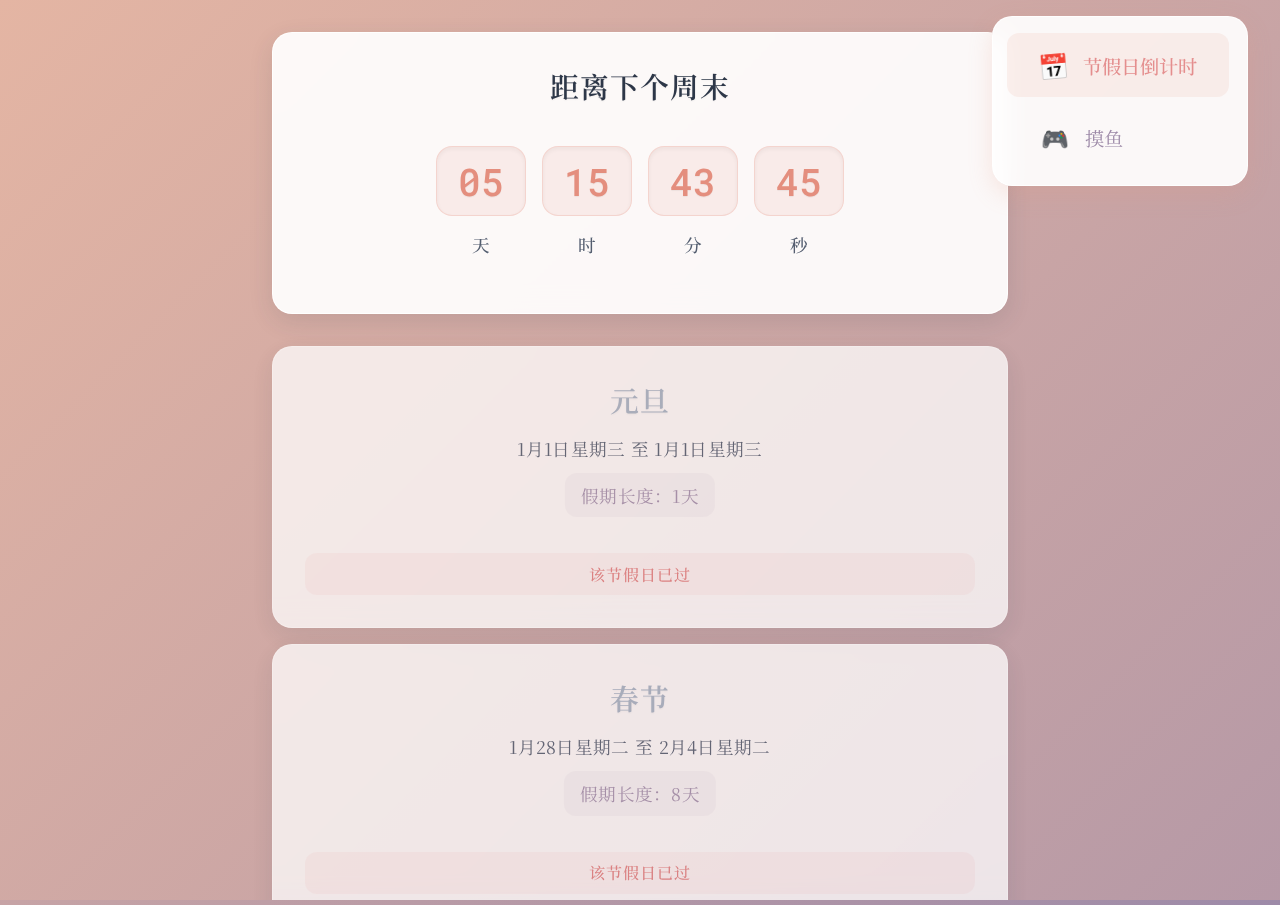
<file: index.html>
<!DOCTYPE html>
<html lang="zh-CN">
<head>
    <meta charset="UTF-8">
    <meta name="viewport" content="width=device-width, initial-scale=1.0">
    <title>摸鱼小站</title>
    <link rel="stylesheet" href="main.css">
</head>
<body>
    <div class="app-container">
        <!-- 头部区域 -->
        <header class="app-header">
            <!-- Tabs导航 -->
            <div class="tabs">
                <div class="tab active" data-tab="countdown">
                    <span class="tab-icon">📅</span>
                    节假日倒计时
                </div>
                <div class="tab" data-tab="relax">
                    <span class="tab-icon">🎮</span>
                    摸鱼
                </div>
            </div>
        </header>

        <!-- 主内容区域 -->
        <main class="main-content">
            <!-- 倒计时模块 -->
            <div id="countdown" class="tab-content active">
                <iframe src="countdown.html" frameborder="0"></iframe>
            </div>

            <!-- 摸鱼模块 -->
            <div id="relax" class="tab-content">
                <iframe src="relax.html" frameborder="0"></iframe>
            </div>
        </main>
    </div>
    <script src="main.js"></script>
</body>
</html>
</file>
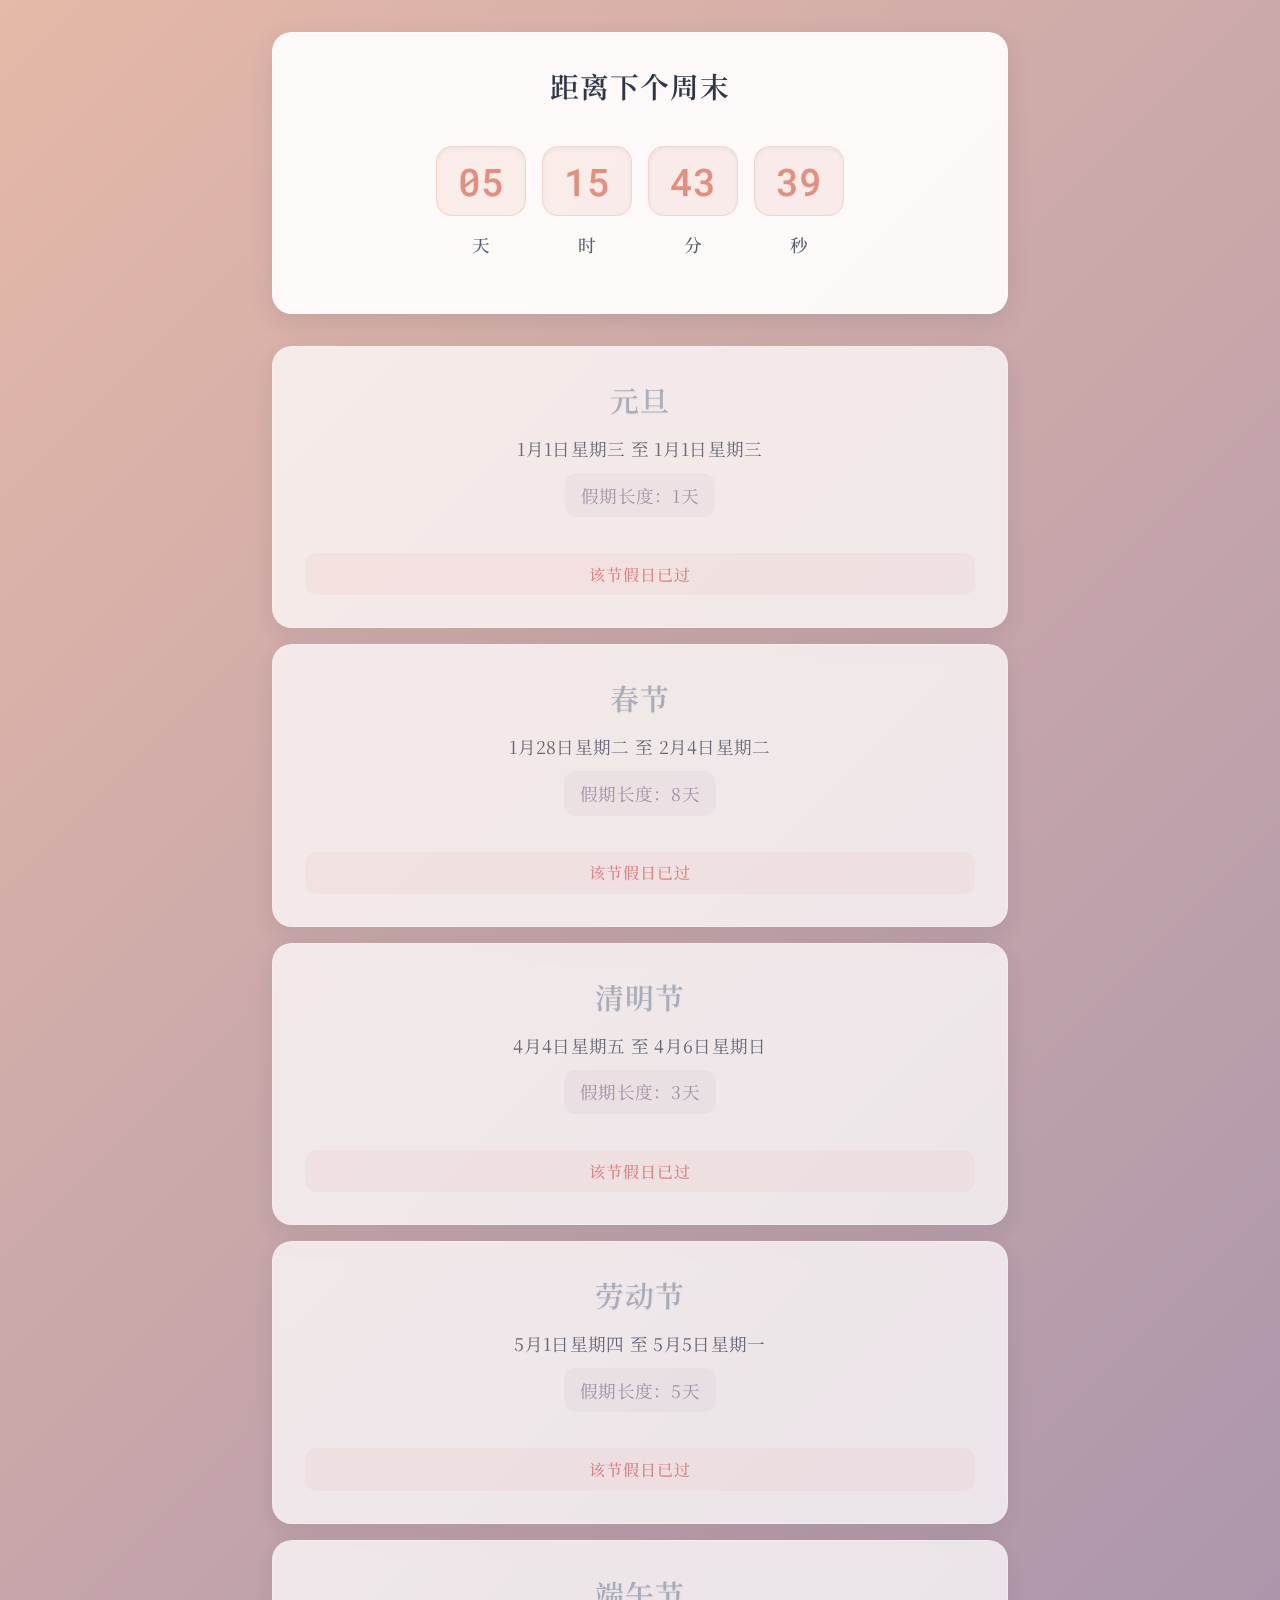
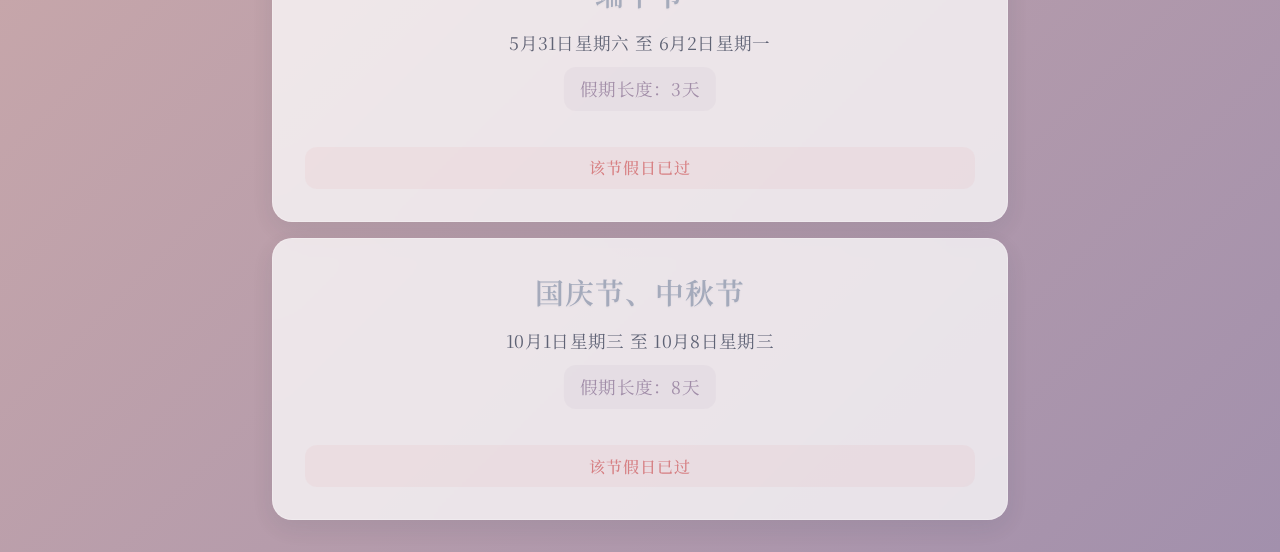
<file: countdown.html>
<!DOCTYPE html>
<html lang="zh-CN">
<head>
    <meta charset="UTF-8">
    <meta name="viewport" content="width=device-width, initial-scale=1.0">
    <title>节假日倒计时</title>
    <link rel="stylesheet" href="style.css">
</head>
<body>
    <div class="container">
        <div class="countdown-container">
            <div class="countdown-item">
                <h2>距离下个周末</h2>
                <div id="weekend-countdown" class="countdown">
                    <div class="time-block">
                        <span id="weekend-days">--</span>
                        <label>天</label>
                    </div>
                    <div class="time-block">
                        <span id="weekend-hours">--</span>
                        <label>时</label>
                    </div>
                    <div class="time-block">
                        <span id="weekend-minutes">--</span>
                        <label>分</label>
                    </div>
                    <div class="time-block">
                        <span id="weekend-seconds">--</span>
                        <label>秒</label>
                    </div>
                </div>
            </div>
            <div id="all-holidays" class="all-holidays">
                <!-- 节假日倒计时将在这里动态生成 -->
            </div>
        </div>
    </div>
    <script src="script.js"></script>
</body>
</html>
</file>
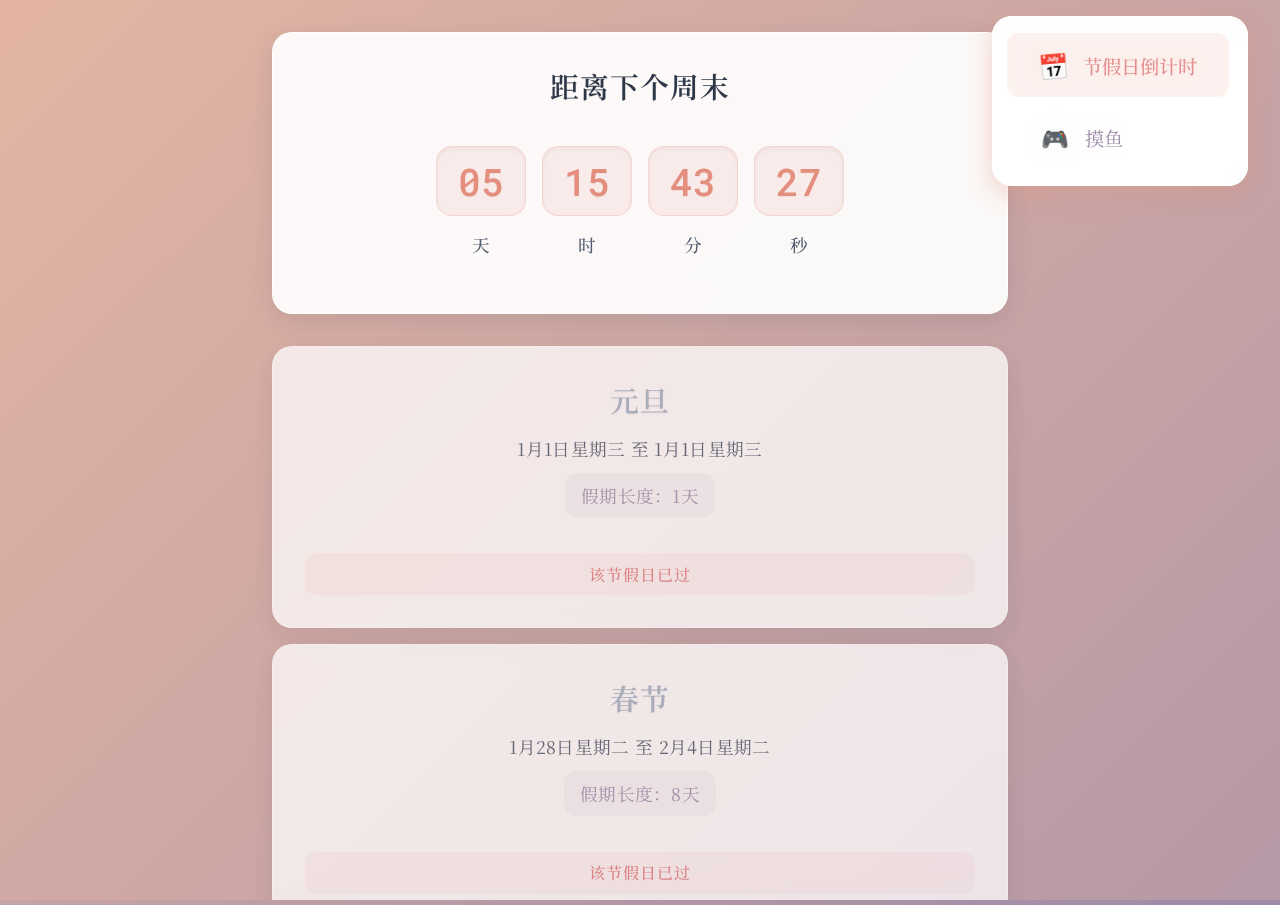
<file: main.html>
<!DOCTYPE html>
<html lang="zh-CN">
<head>
    <meta charset="UTF-8">
    <meta name="viewport" content="width=device-width, initial-scale=1.0">
    <title>摸鱼小站</title>
    <link rel="stylesheet" href="main.css">
</head>
<body>
    <div class="app-container">
        <!-- 头部区域 -->
        <header class="app-header">
            <!-- Tabs导航 -->
            <div class="tabs">
                <div class="tab active" data-tab="countdown">
                    <span class="tab-icon">📅</span>
                    节假日倒计时
                </div>
                <div class="tab" data-tab="relax">
                    <span class="tab-icon">🎮</span>
                    摸鱼
                </div>
            </div>
        </header>

        <!-- 主内容区域 -->
        <main class="main-content">
            <!-- 倒计时模块 -->
            <div id="countdown" class="tab-content active">
                <iframe src="index.html" frameborder="0"></iframe>
            </div>

            <!-- 摸鱼模块 -->
            <div id="relax" class="tab-content">
                <iframe src="relax.html" frameborder="0"></iframe>
            </div>
        </main>
    </div>
    <script src="main.js"></script>
</body>
</html>
</file>
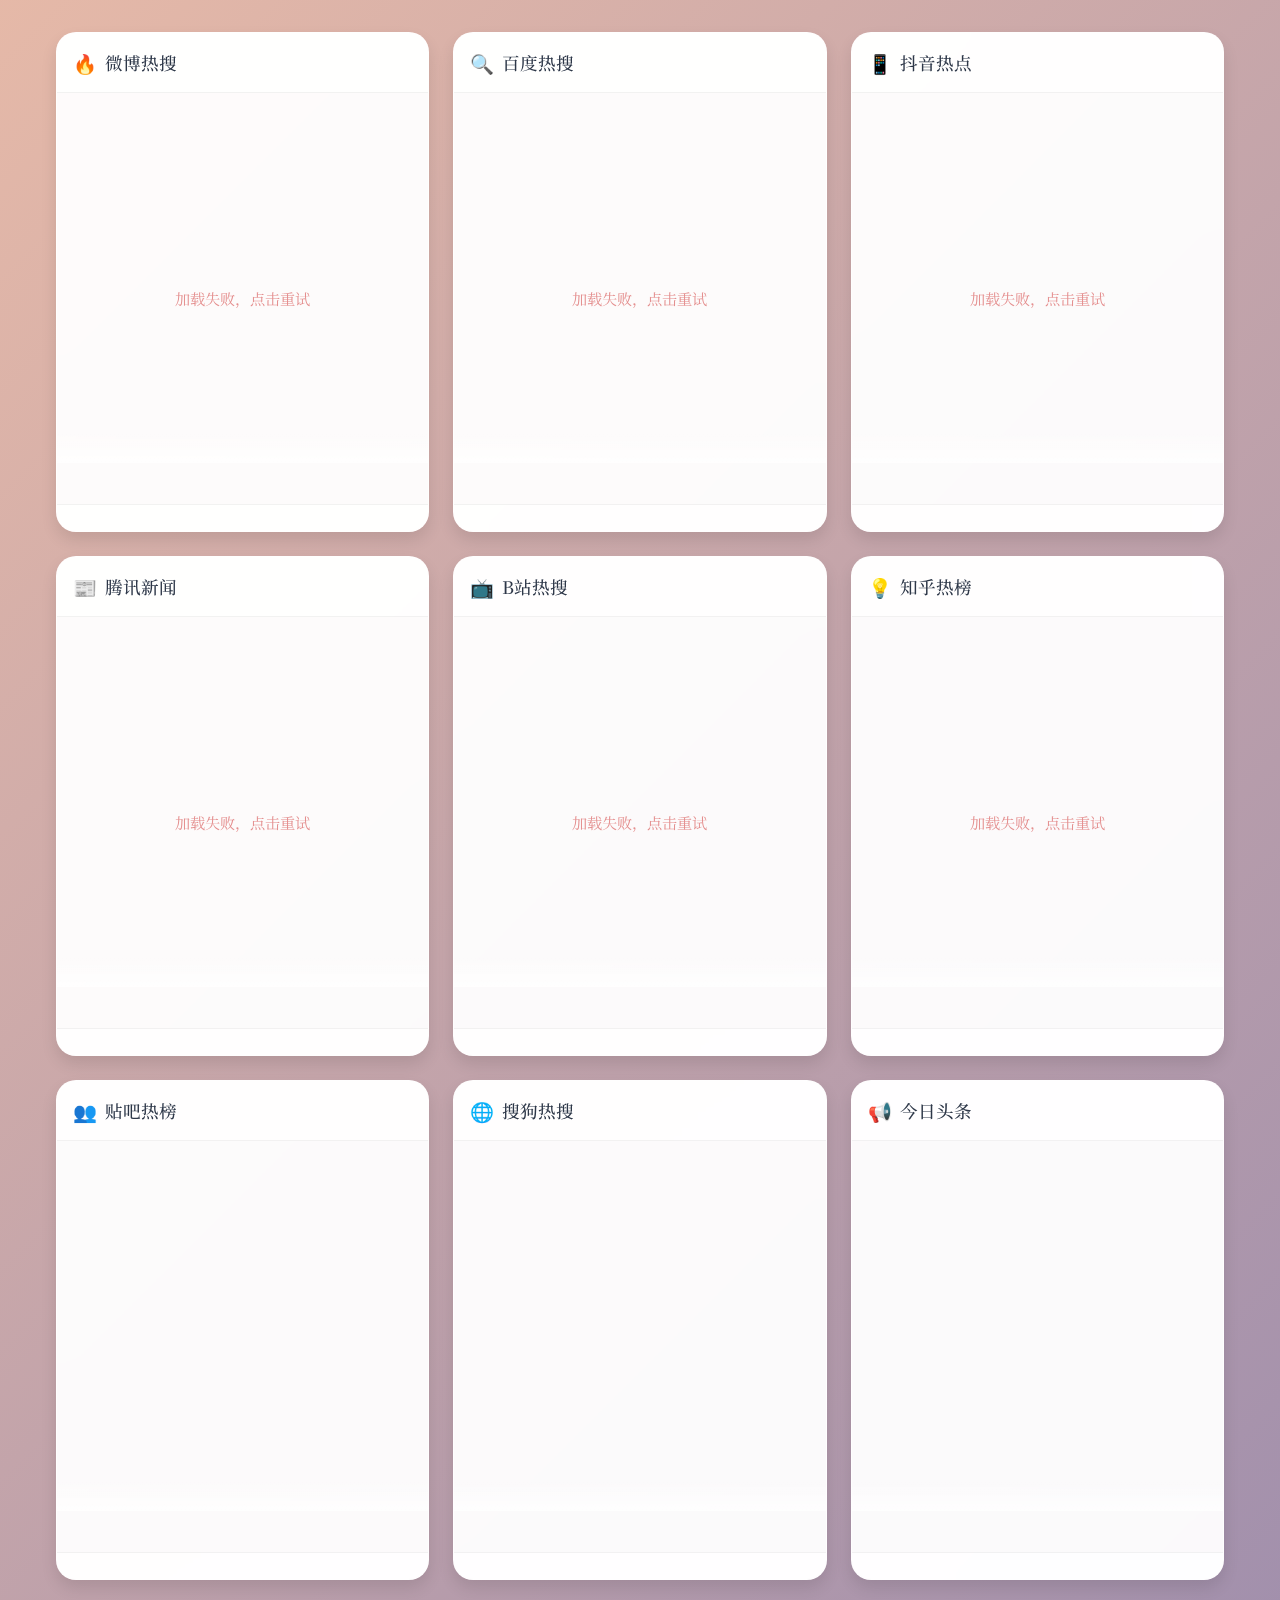
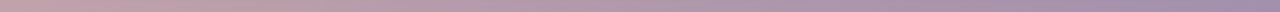
<file: relax.html>
<!DOCTYPE html>
<html lang="zh-CN">
<head>
    <meta charset="UTF-8">
    <meta name="viewport" content="width=device-width, initial-scale=1.0">
    <title>摸鱼小站 - 摸鱼</title>
    <link rel="stylesheet" href="relax.css">
</head>
<body>
    <div class="container">
        <div class="hot-search-grid">
            <!-- 微博热搜 -->
            <div class="hot-search-container">
                <div class="platform-header">
                    <span class="platform-icon">🔥</span>
                    微博热搜
                </div>
                <div class="hot-search-list" id="weiboList">
                    <!-- 微博热搜列表将通过JavaScript动态生成 -->
                </div>
                <div class="update-time" id="weiboUpdateTime"></div>
            </div>

            <!-- 百度热搜 -->
            <div class="hot-search-container">
                <div class="platform-header">
                    <span class="platform-icon">🔍</span>
                    百度热搜
                </div>
                <div class="hot-search-list" id="baiduList">
                    <!-- 百度热搜列表将通过JavaScript动态生成 -->
                </div>
                <div class="update-time" id="baiduUpdateTime"></div>
            </div>

            <!-- 抖音热点 -->
            <div class="hot-search-container">
                <div class="platform-header">
                    <span class="platform-icon">📱</span>
                    抖音热点
                </div>
                <div class="hot-search-list" id="douyinList">
                    <!-- 抖音热点列表将通过JavaScript动态生成 -->
                </div>
                <div class="update-time" id="douyinUpdateTime"></div>
            </div>

            <!-- 腾讯新闻 -->
            <div class="hot-search-container">
                <div class="platform-header">
                    <span class="platform-icon">📰</span>
                    腾讯新闻
                </div>
                <div class="hot-search-list" id="tencentList">
                    <!-- 腾讯新闻列表将通过JavaScript动态生成 -->
                </div>
                <div class="update-time" id="tencentUpdateTime"></div>
            </div>

            <!-- B站热搜 -->
            <div class="hot-search-container">
                <div class="platform-header">
                    <span class="platform-icon">📺</span>
                    B站热搜
                </div>
                <div class="hot-search-list" id="bilibiliList">
                    <!-- B站热搜列表将通过JavaScript动态生成 -->
                </div>
                <div class="update-time" id="bilibiliUpdateTime"></div>
            </div>

            <!-- 知乎热榜 -->
            <div class="hot-search-container">
                <div class="platform-header">
                    <span class="platform-icon">💡</span>
                    知乎热榜
                </div>
                <div class="hot-search-list" id="zhihuList">
                    <!-- 知乎热榜列表将通过JavaScript动态生成 -->
                </div>
                <div class="update-time" id="zhihuUpdateTime"></div>
            </div>

            <!-- 贴吧热榜 -->
            <div class="hot-search-container">
                <div class="platform-header">
                    <span class="platform-icon">👥</span>
                    贴吧热榜
                </div>
                <div class="hot-search-list" id="tiebaList">
                    <!-- 贴吧热榜列表将通过JavaScript动态生成 -->
                </div>
                <div class="update-time" id="tiebaUpdateTime"></div>
            </div>

            <!-- 搜狗热搜 -->
            <div class="hot-search-container">
                <div class="platform-header">
                    <span class="platform-icon">🌐</span>
                    搜狗热搜
                </div>
                <div class="hot-search-list" id="sougouList">
                    <!-- 搜狗热搜列表将通过JavaScript动态生成 -->
                </div>
                <div class="update-time" id="sougouUpdateTime"></div>
            </div>

            <!-- 今日头条 -->
            <div class="hot-search-container">
                <div class="platform-header">
                    <span class="platform-icon">📢</span>
                    今日头条
                </div>
                <div class="hot-search-list" id="toutiaoList">
                    <!-- 今日头条列表将通过JavaScript动态生成 -->
                </div>
                <div class="update-time" id="toutiaoUpdateTime"></div>
            </div>
        </div>
    </div>
    <script src="relax.js"></script>
</body>
</html>
</file>
<file: main.css>
/* 字体导入 */
@import url('https://fonts.font.im/css2?family=Noto+Serif+SC:wght@400;500;600;700&display=swap');

* {
    margin: 0;
    padding: 0;
    box-sizing: border-box;
}

:root {
    /* 主题色 - 使用更轻松愉悦的配色 */
    --primary-bg: var(--background-gradient);
    --header-bg: rgba(255, 255, 255, 0.92);
    --primary-color: #E4967E;
    --secondary-color: #9D8AA8;
    --accent-color: #E48E8E;
    --hover-color: rgba(228, 150, 126, 0.12);
    --border-color: rgba(255, 255, 255, 0.8);
    
    /* 背景渐变 - 更柔和的过渡 */
    --background-gradient: linear-gradient(135deg, #E4B5A3 0%, #9D8AA8 100%);
    
    /* 阴影 */
    --shadow-sm: 0 2px 8px rgba(228, 150, 126, 0.12);
    --shadow-md: 0 4px 12px rgba(228, 150, 126, 0.16);
    --shadow-lg: 0 8px 24px rgba(228, 150, 126, 0.2);
    
    /* 间距 */
    --spacing-xs: 0.25rem;
    --spacing-sm: 0.5rem;
    --spacing-md: 1rem;
    --spacing-lg: 2rem;
    
    /* 圆角 */
    --radius-sm: 8px;
    --radius-md: 12px;
    --radius-lg: 20px;
}

body {
    font-family: 'Noto Serif SC', serif;
    background: var(--background-gradient);
    color: var(--primary-color);
    min-height: 100vh;
    margin: 0;
    overflow: hidden;
}

.app-container {
    min-height: 100vh;
    display: flex;
    flex-direction: column;
    overflow: hidden;
    position: relative;
}

/* 头部样式 */
.app-header {
    position: fixed;
    top: var(--spacing-md);
    right: var(--spacing-lg);
    z-index: 100;
}

/* Tabs样式 */
.tabs {
    display: flex;
    flex-direction: column;
    gap: var(--spacing-sm);
    padding: var(--spacing-md);
    background: var(--header-bg);
    border-radius: var(--radius-lg);
    box-shadow: var(--shadow-lg);
    backdrop-filter: blur(12px);
    border: 1px solid var(--border-color);
    transform: translateX(0);
    transition: transform 0.3s ease;
}

.tabs:hover {
    transform: translateX(-4px);
}

.tab {
    padding: var(--spacing-md) var(--spacing-lg);
    cursor: pointer;
    color: var(--secondary-color);
    transition: all 0.3s ease;
    display: flex;
    align-items: center;
    gap: var(--spacing-md);
    font-size: 1.2rem;
    border-radius: var(--radius-md);
    background: transparent;
    white-space: nowrap;
    position: relative;
    overflow: hidden;
}

.tab:hover {
    color: var(--accent-color);
    background-color: var(--hover-color);
    transform: translateX(-2px);
}

.tab.active {
    color: var(--accent-color);
    background-color: var(--hover-color);
    font-weight: 500;
    transform: translateX(-2px);
}

.tab-icon {
    font-size: 1.4rem;
    transition: all 0.3s ease;
}

.tab:hover .tab-icon,
.tab.active .tab-icon {
    transform: scale(1.1) rotate(-5deg);
}

/* 主内容区域样式 */
.main-content {
    flex: 1;
    height: 100vh;
    overflow: hidden;
}

.tab-content {
    display: none;
    height: 100%;
}

.tab-content.active {
    display: block;
    height: 100%;
}

/* iframe 样式 */
.tab-content iframe {
    width: 100%;
    height: 100vh;
    border: none;
}

/* 占位内容样式 */
.placeholder {
    height: 100vh;
    display: flex;
    flex-direction: column;
    justify-content: center;
    align-items: center;
    text-align: center;
    padding: var(--spacing-lg);
    color: var(--secondary-color);
    background: var(--background-gradient);
}

.placeholder h2 {
    font-size: 2rem;
    margin-bottom: var(--spacing-md);
    color: var(--primary-color);
    text-shadow: 0 2px 4px rgba(0, 0, 0, 0.1);
}

.placeholder p {
    color: var(--secondary-color);
    font-size: 1.2rem;
    line-height: 1.6;
}

/* 响应式设计 */
@media (max-width: 768px) {
    .app-header {
        top: auto;
        bottom: var(--spacing-lg);
        right: 50%;
        transform: translateX(50%);
    }
    
    .tabs {
        flex-direction: row;
        padding: var(--spacing-sm);
        transform: translateY(0);
    }
    
    .tabs:hover {
        transform: translateY(-4px);
    }
    
    .tab {
        padding: var(--spacing-sm) var(--spacing-md);
        font-size: 1rem;
        gap: var(--spacing-sm);
    }
    
    .tab:hover,
    .tab.active {
        transform: scale(1.05);
    }
    
    .tab-icon {
        font-size: 1.2rem;
    }
}
</file>
<file: style.css>
/* 字体导入 - 使用国内CDN */
@import url('https://fonts.font.im/css2?family=Roboto+Mono:wght@500&display=swap');
@import url('https://fonts.googleapis.com/css2?family=Noto+Serif+SC:wght@400;500;600;700&display=swap');

* {
    margin: 0;
    padding: 0;
    box-sizing: border-box;
}

:root {
    /* 主色调 - 更精致的色调 */
    --primary-color: #E48E7E;    /* 稍微深一点的珊瑚色 */
    --secondary-color: #9D8AA8;  /* 保持紫色 */
    --accent-color: #E48E8E;     /* 玫瑰色 */
    
    /* 背景渐变 - 更细腻的过渡 */
    --background-gradient: linear-gradient(135deg, 
        rgba(228, 181, 163, 0.95) 0%, 
        rgba(157, 138, 168, 0.95) 100%
    );
    
    /* 卡片和文字颜色 */
    --card-background: rgba(255, 255, 255, 0.92);
    --text-primary: #2D3748;
    --text-secondary: #4A5568;
    --text-muted: #718096;
    
    /* 状态颜色 */
    --past-color: #A0AEC0;
    --error-color: #E07A7A;
    --success-color: #DD8165;
    
    /* 阴影和圆角 */
    --shadow-sm: 0 2px 4px rgba(0, 0, 0, 0.04);
    --shadow-md: 0 4px 6px rgba(0, 0, 0, 0.06);
    --shadow-lg: 0 8px 24px rgba(45, 55, 72, 0.12);
    --border-radius: 20px;
}

body {
    font-family: 'Noto Serif SC', serif;
    background: var(--background-gradient);
    min-height: 100vh;
    margin: 0;
    padding: 0;
    display: flex;
    justify-content: center;
    align-items: center;
    color: var(--text-primary);
    letter-spacing: 0.3px;
    overflow-y: auto;
}

.container {
    width: 100%;
    max-width: 800px;
    margin: 2rem auto;
    padding: 0 2rem;
}

.countdown-container {
    display: flex;
    flex-direction: column;
    gap: 2rem;
}

.countdown-item {
    background: var(--card-background);
    padding: 2rem;
    border-radius: var(--border-radius);
    box-shadow: var(--shadow-lg);
    transition: all 0.5s cubic-bezier(0.34, 1.56, 0.64, 1);
    border: 1px solid rgba(255, 255, 255, 0.9);
    backdrop-filter: blur(12px);
}

.countdown-item:hover {
    transform: translateY(-6px) scale(1.02);
    box-shadow: var(--shadow-lg);
    border-color: rgba(228, 150, 126, 0.3);
}

h2 {
    text-align: center;
    margin-bottom: 1rem;
    color: var(--text-primary);
    font-size: 1.8rem;
    font-weight: 600;
    letter-spacing: 1px;
    text-shadow: 0 1px 2px rgba(0, 0, 0, 0.05);
}

.countdown {
    display: flex;
    justify-content: center;
    gap: 1rem;
    flex-wrap: wrap;
    padding: 1.5rem 0;
}

.time-block {
    display: flex;
    flex-direction: column;
    align-items: center;
    min-width: 90px;
    position: relative;
}

.time-block span {
    font-family: 'Roboto Mono', monospace;
    font-size: 2.4rem;
    font-weight: 500;
    color: var(--primary-color);
    background: rgba(228, 142, 126, 0.12);
    padding: 0.8rem;
    border-radius: 16px;
    min-width: 90px;
    text-align: center;
    line-height: 1;
    display: flex;
    justify-content: center;
    align-items: center;
    height: 70px;
    box-shadow: inset 0 2px 4px rgba(0, 0, 0, 0.05);
    border: 1px solid rgba(228, 142, 126, 0.25);
    transition: all 0.3s cubic-bezier(0.4, 0, 0.2, 1);
    text-shadow: 0 1px 1px rgba(0, 0, 0, 0.05);
}

.time-block:hover span {
    transform: translateY(-2px);
    background: rgba(228, 142, 126, 0.18);
    box-shadow: inset 0 2px 6px rgba(0, 0, 0, 0.08);
    border-color: rgba(228, 142, 126, 0.35);
}

.time-block label {
    margin-top: 1rem;
    color: var(--text-secondary);
    font-size: 1.1rem;
    font-weight: 500;
    opacity: 0.95;
    text-shadow: 0 1px 1px rgba(255, 255, 255, 0.5);
}

.all-holidays {
    display: flex;
    flex-direction: column;
    gap: 1rem;
}

.holiday-date {
    text-align: center;
    color: var(--text-secondary);
    font-size: 1.1rem;
    margin-bottom: 0.75rem;
}

.holiday-duration {
    text-align: center;
    color: var(--secondary-color);
    font-size: 1.1rem;
    margin-bottom: 1.25rem;
    background: rgba(157, 138, 168, 0.08);
    padding: 0.6rem 1rem;
    border-radius: 12px;
    display: inline-block;
    margin-left: 50%;
    transform: translateX(-50%);
}

.holiday-past {
    opacity: 0.8;
}

.holiday-past h2 {
    color: var(--past-color);
}

.holiday-status {
    text-align: center;
    margin-top: 1rem;
    padding: 0.6rem 1rem;
    border-radius: 12px;
    letter-spacing: 1px;
}

.holiday-status.past {
    color: var(--error-color);
    background: rgba(224, 122, 122, 0.08);
    font-weight: 500;
}

.holiday-status.ongoing {
    color: var(--success-color);
    background: rgba(221, 129, 101, 0.08);
    font-weight: 500;
    animation: pulse 2.5s cubic-bezier(0.4, 0, 0.2, 1) infinite;
}

.holiday-ongoing {
    border: 2px solid rgba(228, 181, 163, 0.12);
}

@keyframes pulse {
    0% { opacity: 0.8; transform: scale(1); }
    50% { opacity: 1; transform: scale(1.02); }
    100% { opacity: 0.8; transform: scale(1); }
}

@media (max-width: 768px) {
    .container {
        padding: 1rem;
        margin: 1rem auto;
    }
    
    .countdown-item {
        padding: 1.5rem;
        margin: 0 0.5rem;
    }
    
    .countdown {
        gap: 0.8rem;
        padding: 1rem 0;
    }
    
    .time-block {
        min-width: 65px;
    }
    
    .time-block span {
        font-size: 2rem;
        min-width: 65px;
        height: 55px;
        padding: 0.5rem;
        border-radius: 12px;
    }
    
    .time-block label {
        margin-top: 0.6rem;
        font-size: 0.9rem;
    }
    
    h2 {
        font-size: 1.4rem;
        margin-bottom: 0.8rem;
    }
    
    .holiday-date,
    .holiday-duration {
        font-size: 0.95rem;
        padding: 0.5rem 0.8rem;
    }
    
    .holiday-status {
        font-size: 0.95rem;
        padding: 0.5rem 0.8rem;
        margin-top: 0.8rem;
    }
    
    .countdown-item:hover {
        transform: translateY(-3px) scale(1.01);
    }
}

@media (max-width: 360px) {
    .container {
        padding: 0.5rem;
        margin: 0.5rem auto;
    }
    
    .countdown-item {
        padding: 1rem;
        margin: 0 0.25rem;
    }
    
    .time-block {
        min-width: 60px;
    }
    
    .time-block span {
        font-size: 1.8rem;
        min-width: 60px;
        height: 50px;
    }
    
    h2 {
        font-size: 1.2rem;
    }
}
</file>
<file: relax.css>
@import url('https://fonts.font.im/css2?family=Noto+Serif+SC:wght@400;500;600;700&display=swap');

* {
    margin: 0;
    padding: 0;
    box-sizing: border-box;
}

:root {
    /* 主题色 */
    --primary-color: #E48E7E;
    --secondary-color: #9D8AA8;
    --accent-color: #E48E8E;
    --background-gradient: linear-gradient(135deg, 
        rgba(228, 181, 163, 0.95) 0%, 
        rgba(157, 138, 168, 0.95) 100%
    );
    --card-bg: rgba(255, 255, 255, 0.95);
    
    /* 文字颜色 */
    --text-primary: #2D3748;
    --text-secondary: #4A5568;
    --text-muted: #718096;
    
    /* 阴影 */
    --shadow-sm: 0 2px 4px rgba(0, 0, 0, 0.05);
    --shadow-md: 0 4px 6px rgba(0, 0, 0, 0.1);
    --shadow-lg: 0 8px 16px rgba(0, 0, 0, 0.1);
    
    /* 圆角 */
    --radius-sm: 8px;
    --radius-md: 12px;
    --radius-lg: 20px;
}

body {
    font-family: 'Noto Serif SC', serif;
    background: var(--background-gradient);
    min-height: 100vh;
    display: flex;
    justify-content: center;
    align-items: flex-start;
    padding: 2rem;
}

.container {
    width: 100%;
    max-width: 1200px;
    margin: 0 auto;
    padding: 0 1rem;
}

.hot-search-grid {
    display: grid;
    grid-template-columns: repeat(3, 1fr);
    gap: 1.5rem;
    margin: 0 auto;
    max-width: 100%;
}

.hot-search-container {
    background: var(--card-bg);
    border-radius: var(--radius-lg);
    box-shadow: var(--shadow-lg);
    overflow: hidden;
    backdrop-filter: blur(12px);
    border: 1px solid rgba(255, 255, 255, 0.8);
    height: 500px;
    display: flex;
    flex-direction: column;
    position: relative;
    transition: transform 0.3s ease, box-shadow 0.3s ease;
}

.hot-search-container:hover {
    transform: translateY(-5px);
    box-shadow: var(--shadow-lg), 0 10px 20px rgba(0, 0, 0, 0.1);
}

.platform-header {
    padding: 1rem;
    background: rgba(255, 255, 255, 0.8);
    border-bottom: 1px solid rgba(0, 0, 0, 0.05);
    font-size: 1.1rem;
    font-weight: 500;
    color: var(--text-primary);
    display: flex;
    align-items: center;
    gap: 0.5rem;
}

.platform-icon {
    font-size: 1.2rem;
}

.hot-search-list {
    flex: 1;
    padding: 1rem;
    overflow-y: auto;
    scrollbar-width: thin;
    scrollbar-color: var(--primary-color) transparent;
    scroll-behavior: smooth;
    -webkit-overflow-scrolling: touch;
    transform: translateZ(0);
    will-change: scroll-position;
}

/* 自定义滚动条样式 - Webkit浏览器 */
.hot-search-list::-webkit-scrollbar {
    width: 6px;
}

.hot-search-list::-webkit-scrollbar-track {
    background: transparent;
    border-radius: 3px;
}

.hot-search-list::-webkit-scrollbar-thumb {
    background-color: var(--primary-color);
    border-radius: 3px;
    opacity: 0.6;
}

.hot-search-list::-webkit-scrollbar-thumb:hover {
    background-color: var(--accent-color);
}

/* 确保内容不会太靠近滚动条 */
.hot-search-item:last-child {
    margin-bottom: 0.5rem;
}

/* 添加渐变遮罩效果 */
.hot-search-list::after {
    content: '';
    position: absolute;
    bottom: 0;
    left: 0;
    right: 0;
    height: 30px;
    background: linear-gradient(to top, var(--card-bg) 0%, transparent 100%);
    pointer-events: none;
    opacity: 0.8;
    margin-bottom: 2.6rem; /* 为更新时间留出空间 */
}

.hot-search-item {
    display: flex;
    align-items: center;
    padding: 0.8rem;
    border-radius: var(--radius-md);
    text-decoration: none;
    color: var(--text-primary);
    margin-bottom: 0.5rem;
    opacity: 0;
    transform: translateX(-10px);
    transition: all 0.3s ease-out;
    will-change: transform, opacity;
}

.hot-search-item:hover {
    background: rgba(228, 142, 126, 0.08);
    transform: translateX(4px) !important;
}

.hot-search-rank {
    font-size: 1.1rem;
    font-weight: 600;
    color: var(--primary-color);
    width: 2rem;
    text-align: center;
}

.hot-search-rank.top-3 {
    color: var(--accent-color);
    font-size: 1.3rem;
}

.hot-search-content {
    flex: 1;
    margin-left: 0.8rem;
}

.hot-search-title {
    font-size: 0.95rem;
    margin-bottom: 0.25rem;
    line-height: 1.4;
}

.hot-search-heat {
    font-size: 0.85rem;
    color: var(--text-muted);
}

.update-time {
    text-align: center;
    padding: 0.8rem;
    color: var(--text-muted);
    font-size: 0.85rem;
    border-top: 1px solid rgba(0, 0, 0, 0.05);
    background: rgba(255, 255, 255, 0.8);
}

@media (max-width: 1200px) {
    .hot-search-grid {
        grid-template-columns: repeat(2, 1fr);
    }
    
    .hot-search-container {
        height: 500px;
    }
}

@media (max-width: 768px) {
    body {
        padding: 1rem;
    }
    
    .hot-search-grid {
        grid-template-columns: 1fr;
        gap: 1rem;
    }
    
    .hot-search-container {
        height: 400px;
    }
    
    .platform-header {
        padding: 0.8rem;
        font-size: 1rem;
    }
    
    .hot-search-item {
        padding: 0.6rem;
    }
    
    .hot-search-title {
        font-size: 0.9rem;
    }
    
    .hot-search-heat {
        font-size: 0.8rem;
    }
}

/* 加载状态和错误状态样式 */
.loading, .error {
    display: flex;
    justify-content: center;
    align-items: center;
    height: 100%;
    color: var(--text-muted);
    font-size: 0.95rem;
    text-align: center;
    padding: 1rem;
}

.loading {
    position: relative;
    padding-left: 24px;
}

.loading::before {
    content: '';
    position: absolute;
    left: 0;
    width: 16px;
    height: 16px;
    border: 2px solid var(--primary-color);
    border-top-color: transparent;
    border-radius: 50%;
    animation: spin 1s linear infinite;
}

.error {
    cursor: pointer;
    color: var(--accent-color);
    transition: opacity 0.3s ease;
}

.error:hover {
    opacity: 0.8;
}

@keyframes spin {
    to {
        transform: rotate(360deg);
    }
}
</file>
